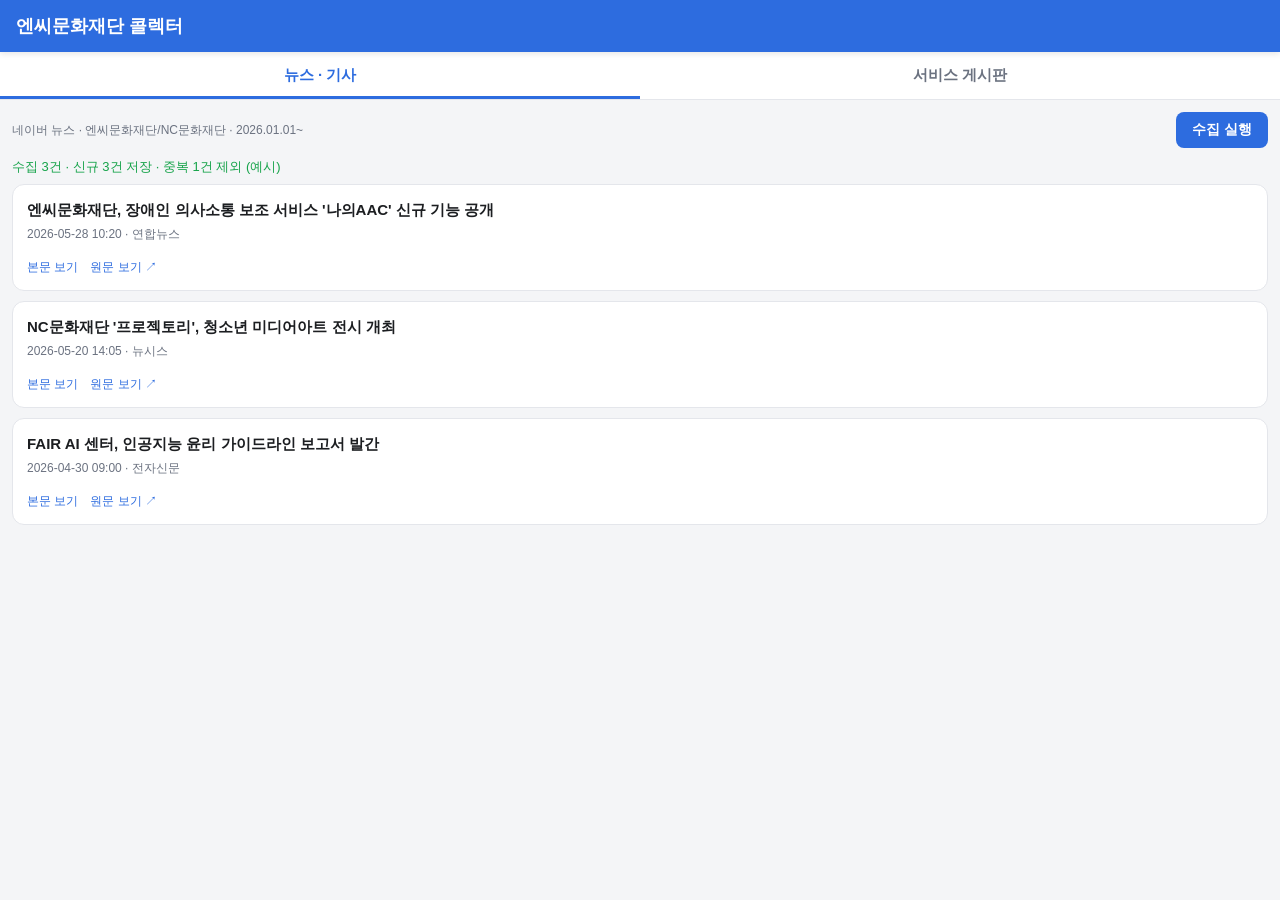
<file: preview/preview.html>
<!DOCTYPE html>
<html lang="ko"><head><meta charset="UTF-8">
<meta name="viewport" content="width=device-width, initial-scale=1.0">
<title>엔씨문화재단 콜렉터 · 미리보기</title>
<style>:root {
  --bg: #f4f5f7;
  --card: #ffffff;
  --primary: #2d6cdf;
  --primary-dark: #1f54b3;
  --text: #1c1e21;
  --muted: #6b7280;
  --border: #e4e6eb;
  --accent: #16a34a;
}

* { box-sizing: border-box; -webkit-tap-highlight-color: transparent; }

body {
  margin: 0;
  font-family: -apple-system, BlinkMacSystemFont, "Apple SD Gothic Neo", "Malgun Gothic", sans-serif;
  background: var(--bg);
  color: var(--text);
  padding-bottom: 40px;
}

.app-header {
  position: sticky;
  top: 0;
  z-index: 10;
  background: var(--primary);
  color: #fff;
  padding: 14px 16px;
  box-shadow: 0 2px 6px rgba(0, 0, 0, 0.1);
}
.app-header h1 { margin: 0; font-size: 18px; font-weight: 700; }

.tabs {
  display: flex;
  position: sticky;
  top: 50px;
  z-index: 9;
  background: var(--card);
  border-bottom: 1px solid var(--border);
}
.tab {
  flex: 1;
  padding: 14px 0;
  border: none;
  background: none;
  font-size: 15px;
  font-weight: 600;
  color: var(--muted);
  cursor: pointer;
}
.tab.active {
  color: var(--primary);
  box-shadow: inset 0 -3px 0 var(--primary);
}

.panel { display: none; padding: 12px; }
.panel.active { display: block; }

.toolbar {
  display: flex;
  align-items: center;
  gap: 8px;
  margin-bottom: 10px;
}
.hint { font-size: 12px; color: var(--muted); flex: 1; line-height: 1.4; }

select {
  flex: 1;
  padding: 9px 10px;
  border: 1px solid var(--border);
  border-radius: 8px;
  background: #fff;
  font-size: 14px;
}

.btn-collect {
  padding: 9px 16px;
  border: none;
  border-radius: 8px;
  background: var(--primary);
  color: #fff;
  font-size: 14px;
  font-weight: 600;
  cursor: pointer;
  white-space: nowrap;
}
.btn-collect:active { background: var(--primary-dark); }
.btn-collect:disabled { opacity: 0.5; }

.result-msg {
  font-size: 13px;
  color: var(--accent);
  min-height: 18px;
  margin-bottom: 8px;
}

.list { list-style: none; margin: 0; padding: 0; }

.card {
  background: var(--card);
  border: 1px solid var(--border);
  border-radius: 12px;
  padding: 14px;
  margin-bottom: 10px;
}
.card-title {
  font-size: 15px;
  font-weight: 700;
  line-height: 1.4;
  margin: 0 0 6px;
}
.card-meta {
  font-size: 12px;
  color: var(--muted);
  display: flex;
  flex-wrap: wrap;
  gap: 8px;
  margin-bottom: 8px;
}
.badge {
  display: inline-block;
  background: #eef2ff;
  color: var(--primary-dark);
  border-radius: 6px;
  padding: 2px 7px;
  font-size: 11px;
  font-weight: 600;
}
.card-body {
  font-size: 13px;
  color: #374151;
  line-height: 1.55;
  max-height: 0;
  overflow: hidden;
  transition: max-height 0.25s ease;
  white-space: pre-line;
}
.card.open .card-body { max-height: 1200px; margin-top: 8px; }
.card-actions { margin-top: 8px; display: flex; gap: 12px; }
.card-actions a, .card-actions button {
  font-size: 12px;
  color: var(--primary);
  background: none;
  border: none;
  padding: 0;
  cursor: pointer;
  text-decoration: none;
}

.empty {
  text-align: center;
  color: var(--muted);
  font-size: 14px;
  padding: 40px 0;
}

.loading {
  position: fixed;
  inset: 0;
  background: rgba(255, 255, 255, 0.7);
  display: flex;
  flex-direction: column;
  align-items: center;
  justify-content: center;
  gap: 12px;
  font-size: 14px;
  color: var(--muted);
  z-index: 100;
}
.spinner {
  width: 36px;
  height: 36px;
  border: 4px solid var(--border);
  border-top-color: var(--primary);
  border-radius: 50%;
  animation: spin 0.8s linear infinite;
}
@keyframes spin { to { transform: rotate(360deg); } }

</style></head>
<body>
  <header class="app-header"><h1>엔씨문화재단 콜렉터</h1></header>
  <nav class="tabs">
    <button class="tab active" data-tab="news">뉴스 · 기사</button>
    <button class="tab" data-tab="boards">서비스 게시판</button>
  </nav>
  <section class="panel active" id="panel-news">
    <div class="toolbar">
      <span class="hint">네이버 뉴스 · 엔씨문화재단/NC문화재단 · 2026.01.01~</span>
      <button class="btn-collect">수집 실행</button>
    </div>
    <div class="result-msg">수집 3건 · 신규 3건 저장 · 중복 1건 제외 (예시)</div>
    <ul class="list">
    <li class="card">
      <h3 class="card-title">엔씨문화재단, 장애인 의사소통 보조 서비스 &#x27;나의AAC&#x27; 신규 기능 공개</h3>
      <div class="card-meta">2026-05-28 10:20 · 연합뉴스</div>
      <div class="card-body">엔씨문화재단은 28일 장애인 의사소통 보조 서비스 &#x27;나의AAC&#x27;의 신규 기능을 공개했다고 밝혔다. 이번 업데이트로 사용자는 더 빠르게 상징 카드를 검색하고 문장을 구성할 수 있다. 재단 관계자는 &quot;디지털 접근성 향상에 지속적으로 기여하겠다&quot;고 말했다.</div>
      <div class="card-actions"><button class="toggle">본문 보기</button><a href="https://n.news.naver.com/article/001/0000000001" target="_blank" rel="noopener">원문 보기 ↗</a></div>
    </li>
    <li class="card">
      <h3 class="card-title">NC문화재단 &#x27;프로젝토리&#x27;, 청소년 미디어아트 전시 개최</h3>
      <div class="card-meta">2026-05-20 14:05 · 뉴시스</div>
      <div class="card-body">엔씨문화재단이 운영하는 창작공간 프로젝토리가 청소년을 대상으로 한 미디어아트 전시를 개최한다. 전시는 다음 달까지 이어지며 누구나 무료로 관람할 수 있다. 참여 청소년들이 직접 기획·제작한 작품 20여 점이 전시된다.</div>
      <div class="card-actions"><button class="toggle">본문 보기</button><a href="https://n.news.naver.com/article/003/0000000002" target="_blank" rel="noopener">원문 보기 ↗</a></div>
    </li>
    <li class="card">
      <h3 class="card-title">FAIR AI 센터, 인공지능 윤리 가이드라인 보고서 발간</h3>
      <div class="card-meta">2026-04-30 09:00 · 전자신문</div>
      <div class="card-body">엔씨문화재단 산하 FAIR AI 센터가 인공지능 윤리 가이드라인 보고서를 발간했다. 보고서는 AI 개발 단계별 점검 항목과 사례를 담고 있으며, 개발자와 기획자가 실무에 바로 활용할 수 있도록 구성됐다.</div>
      <div class="card-actions"><button class="toggle">본문 보기</button><a href="https://n.news.naver.com/article/030/0000000003" target="_blank" rel="noopener">원문 보기 ↗</a></div>
    </li>
    </ul>
  </section>
  <section class="panel" id="panel-boards">
    <div class="toolbar">
      <select><option>전체 서비스</option>
<option value="FAIR AI">FAIR AI</option>
<option value="나의AAC">나의AAC</option>
<option value="대표 홈페이지">대표 홈페이지</option>
<option value="프로젝토리">프로젝토리</option>
      </select>
      <button class="btn-collect">수집 실행</button>
    </div>
    <div class="result-msg">수집 7건 · 신규 7건 저장 · 중복 0건 제외 (예시)</div>
    <ul class="list">
    <li class="card">
      <h3 class="card-title">나의AAC 5월 정기 업데이트 안내</h3>
      <div class="card-meta"><span class="badge">소식</span> · 2026-05-27 · 운영팀</div>
      <div class="card-body">5월 정기 업데이트가 적용되었습니다. 상징 카드 검색 속도가 개선되고 신규 카테고리가 추가되었습니다.</div>
      <div class="card-actions"><button class="toggle">본문 보기</button><a href="https://www.myaac.or.kr/info/announcement.do?id=101" target="_blank" rel="noopener">원문 보기 ↗</a></div>
    </li>
    <li class="card">
      <h3 class="card-title">사용 후기를 공유해요</h3>
      <div class="card-meta"><span class="badge">커뮤니티</span> · 2026-05-15 · 이OO</div>
      <div class="card-body">아이와 함께 나의AAC를 사용한 지 두 달이 되었어요. 의사소통이 한결 수월해졌습니다.</div>
      <div class="card-actions"><button class="toggle">본문 보기</button><a href="https://www.myaac.or.kr/info/community.do?id=88" target="_blank" rel="noopener">원문 보기 ↗</a></div>
    </li>
    <li class="card">
      <h3 class="card-title">FAIR AI 2026 상반기 워크숍 참가자 모집</h3>
      <div class="card-meta"><span class="badge">공지사항</span> · 2026-05-10 · FAIR AI</div>
      <div class="card-body">AI 윤리에 관심 있는 분들을 위한 상반기 워크숍 참가자를 모집합니다. 신청은 홈페이지에서 가능합니다.</div>
      <div class="card-actions"><button class="toggle">본문 보기</button><a href="https://fairai.or.kr/about/notices/12" target="_blank" rel="noopener">원문 보기 ↗</a></div>
    </li>
    <li class="card">
      <h3 class="card-title">임베디드 윤리란 무엇인가</h3>
      <div class="card-meta"><span class="badge">인사이트</span> · 2026-04-22 · 연구팀</div>
      <div class="card-body">임베디드 윤리는 AI 개발 과정 안에 윤리적 검토를 내재화하는 접근입니다. 본 글에서는 그 개념과 적용 사례를 소개합니다.</div>
      <div class="card-actions"><button class="toggle">본문 보기</button><a href="https://fairai.or.kr/embedded-ethics/insight-plus/7" target="_blank" rel="noopener">원문 보기 ↗</a></div>
    </li>
    <li class="card">
      <h3 class="card-title">엔씨문화재단 2026년 사업 계획 발표</h3>
      <div class="card-meta"><span class="badge">재단소식</span> · 2026-03-31 · 재단</div>
      <div class="card-body">올해 재단은 디지털 접근성, AI 윤리, 청소년 창작 지원 세 축을 중심으로 사업을 운영합니다.</div>
      <div class="card-actions"><button class="toggle">본문 보기</button><a href="https://www.ncfoundation.or.kr/community/55" target="_blank" rel="noopener">원문 보기 ↗</a></div>
    </li>
    <li class="card">
      <h3 class="card-title">프로젝토리 5월 운영 일정 안내</h3>
      <div class="card-meta"><span class="badge">공지</span> · 2026-05-01 · 프로젝토리</div>
      <div class="card-body">5월 운영 일정 및 예약 방법을 안내드립니다. 가족 단위 방문도 환영합니다.</div>
      <div class="card-actions"><button class="toggle">본문 보기</button><a href="https://www.projectory.or.kr/news/notice-list/33" target="_blank" rel="noopener">원문 보기 ↗</a></div>
    </li>
    <li class="card">
      <h3 class="card-title">4월 창작 워크숍 현장 스케치</h3>
      <div class="card-meta"><span class="badge">갤러리</span> · 2026-04-18 · 프로젝토리</div>
      <div class="card-body">지난 4월 진행된 창작 워크숍의 생생한 현장을 사진으로 담았습니다.</div>
      <div class="card-actions"><button class="toggle">본문 보기</button><a href="https://www.projectory.or.kr/news/gallery-list/21" target="_blank" rel="noopener">원문 보기 ↗</a></div>
    </li>
    </ul>
  </section>

<script>
document.querySelectorAll('.tab').forEach(t=>t.addEventListener('click',()=>{
  document.querySelectorAll('.tab').forEach(x=>x.classList.remove('active'));
  document.querySelectorAll('.panel').forEach(p=>p.classList.remove('active'));
  t.classList.add('active');
  document.getElementById('panel-'+t.dataset.tab).classList.add('active');
}));
document.querySelectorAll('.toggle').forEach(b=>b.addEventListener('click',()=>{
  const c=b.closest('.card'); c.classList.toggle('open');
  b.textContent=c.classList.contains('open')?'접기':'본문 보기';
}));
document.querySelectorAll('.btn-collect').forEach(b=>b.addEventListener('click',()=>{
  alert('미리보기에서는 실제 수집이 동작하지 않습니다.\n로컬에서 python app.py 실행 후 사용하세요.');
}));
</script>

</body></html>
</file>
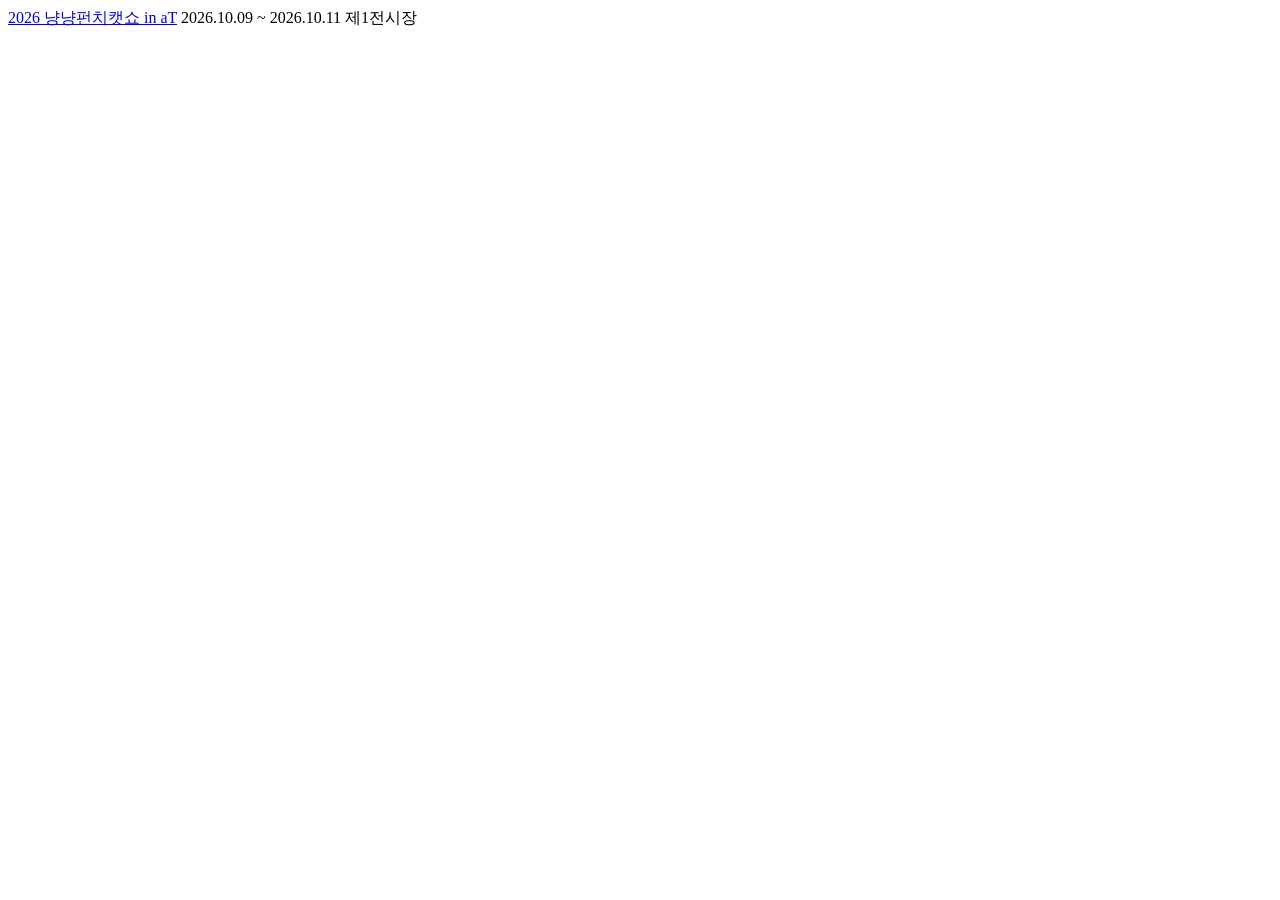
<file: tests/fixtures/venue_schedules/atwide.html>
<html><body><tr>
							<th scope="row">
								<a href="/ac/event/acko311200/posterView.action?eventId=27815" title="http://atcenter.at.or.kr/ac/event/acko311200/posterView.action?eventId=27815">2026 냥냥펀치캣쇼 in aT</a>
							</th>
							<td>2026.10.09 ~ 2026.10.11</td>
							<td>제1전시장</td>
						</tr>
					
				
					
						</body></html>
</file>
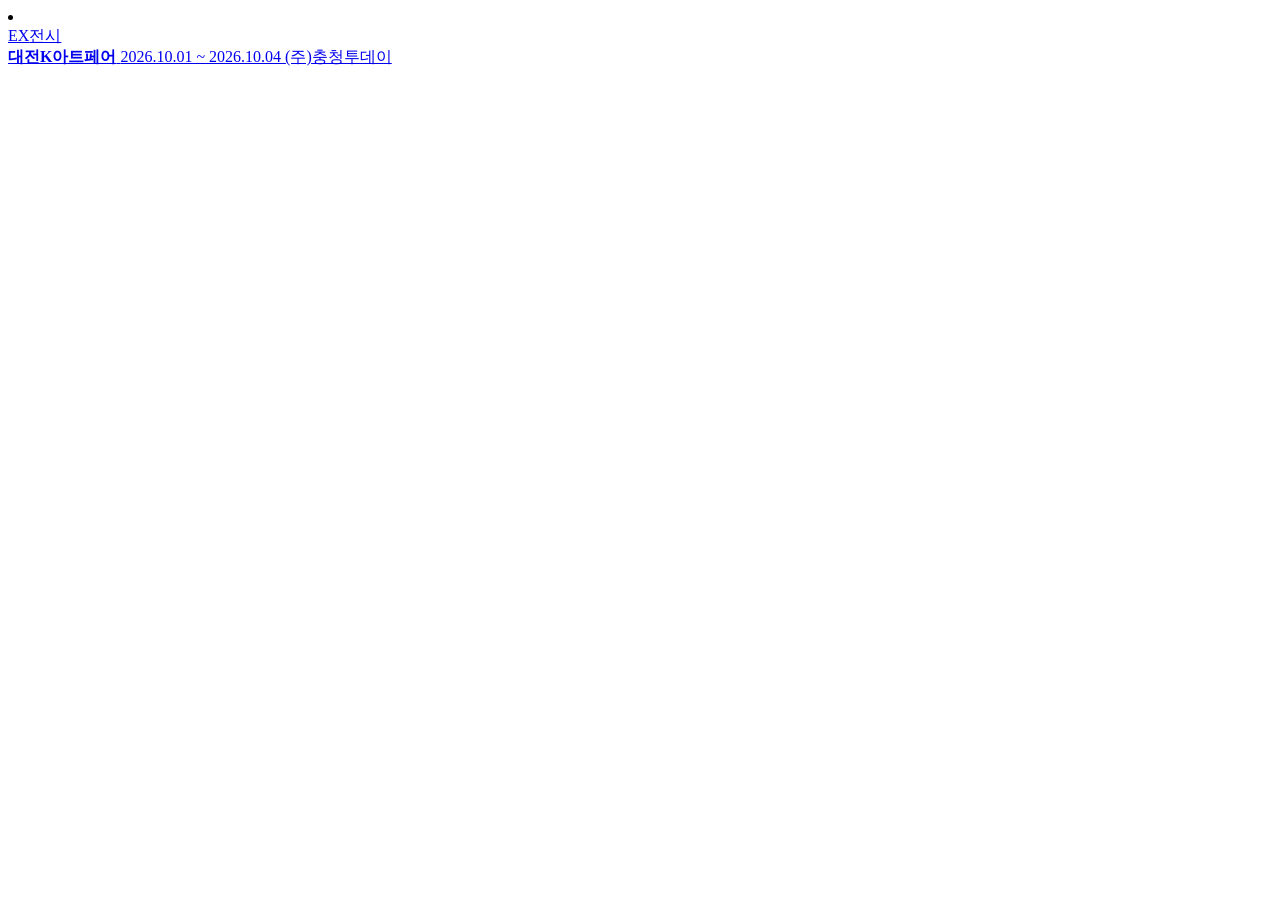
<file: tests/fixtures/venue_schedules/dccwide.html>
<html><body><li data-start="2026-10-01" data-end="2026-10-04">
                    <a href="view.do?id=5330&amp;menuKey=154" class="has-image" data-image="https://reservation.dcckorea.or.kr/storage/poster/2026/08/24/20260824162449N3l1iOu9pyJOW4bOFed5.jpg">
                        <div class="top">
                            <span class="category">
                                
                                    
                                        <span class="cal_icon cal_icon_1">EX</span>전시
                                    
                                    
                                    
                                
                            </span>
                            <span class="status"></span>
                        </div>
                        <strong class="subject">대전K아트페어</strong>
                        <span class="info">2026.10.01 ~ 2026.10.04</span>
                        
                            <span class="info">(주)충청투데이</span>
                        
                    </a>
                </li>
            
                
                
                    
                        
                        
                    
                    
                
                <a href="#none" onclick="cfnPageLink(9); return false;" alt="마지막"><i class="fa fa-angle-double-right" aria-hidden="true"></i></a></body></html>
</file>
